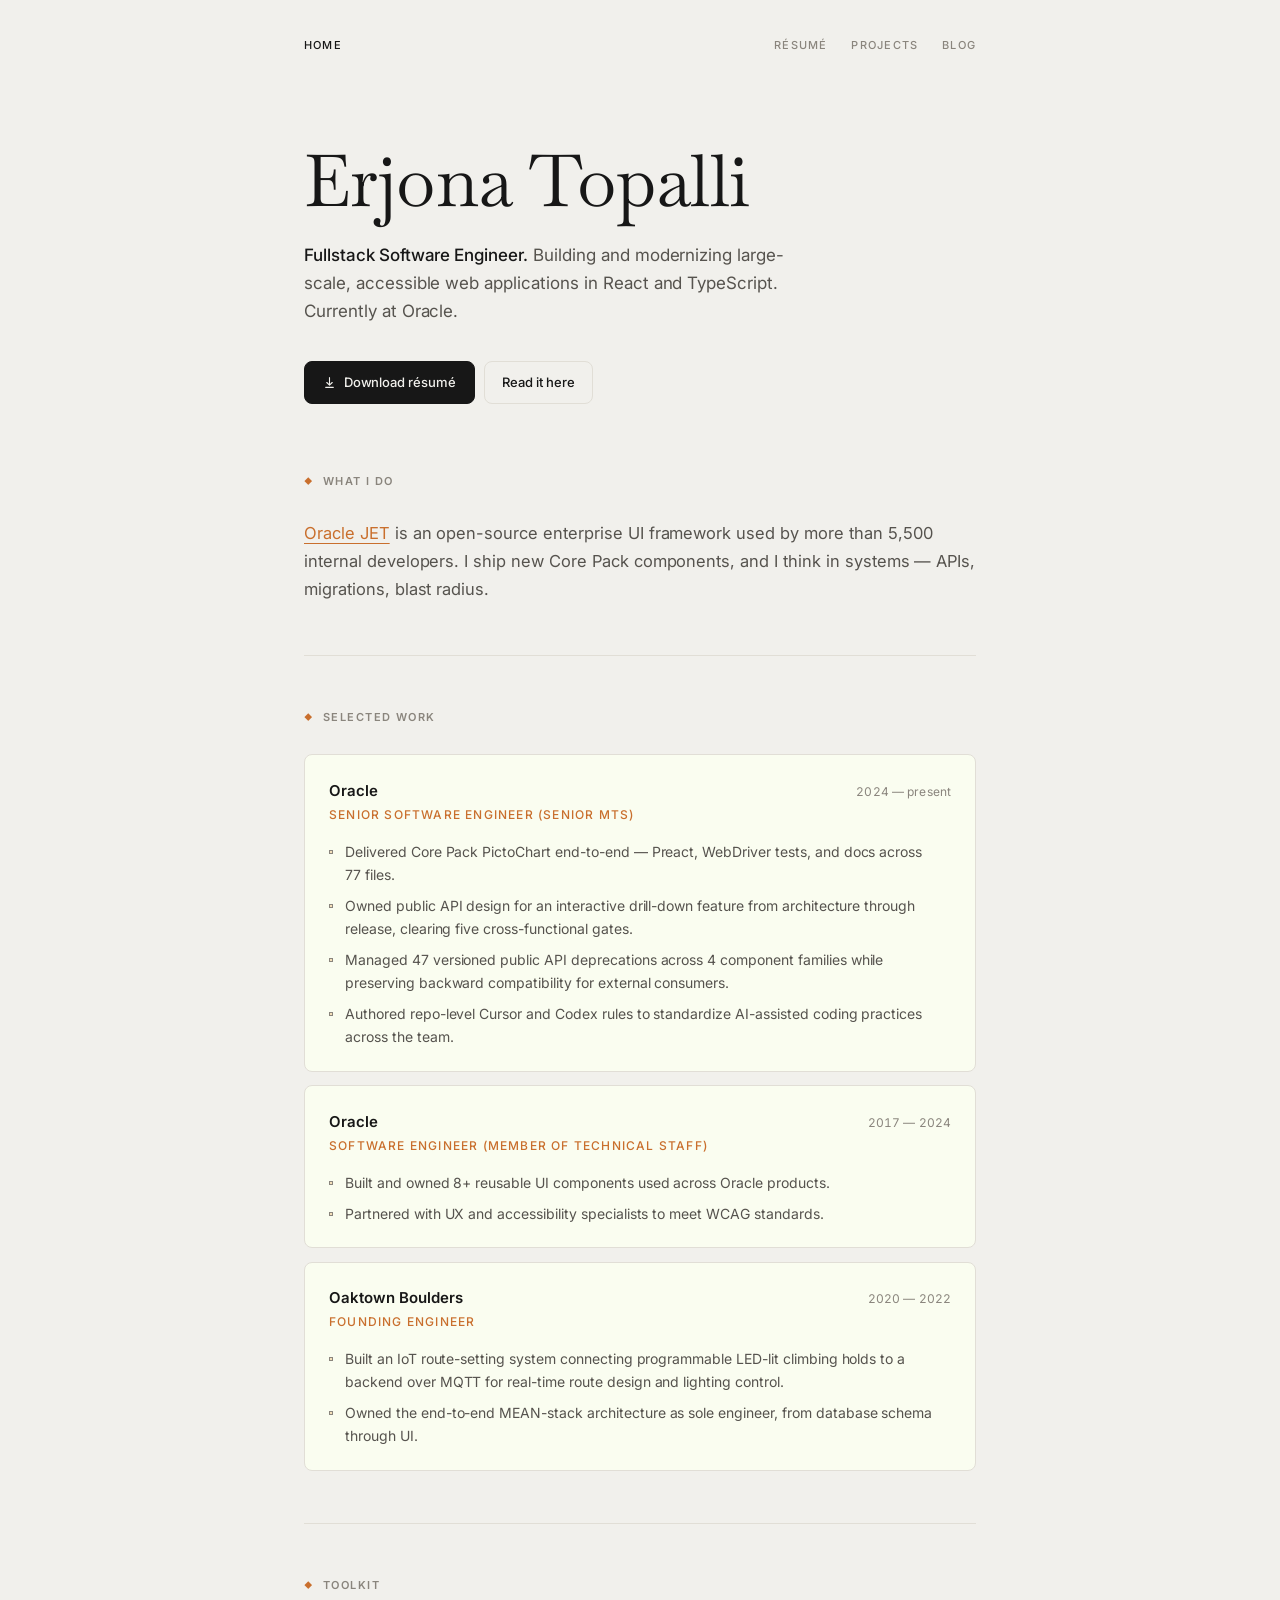
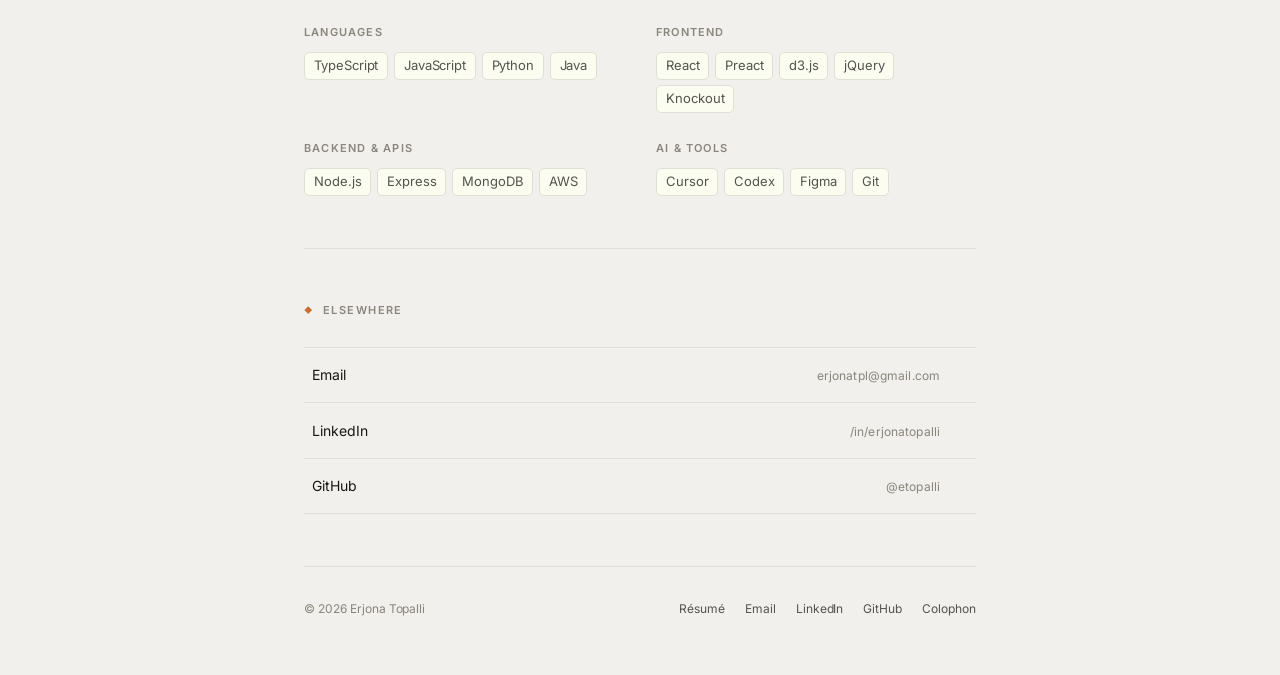
<file: index.html>
<!DOCTYPE html>
<html lang="en">
<head>
	<meta charset="utf-8">
	<meta name="viewport" content="width=device-width, initial-scale=1">
	<title>Erjona Topalli — Senior Full-Stack Software Engineer</title>
	<meta name="description" content="Erjona Topalli is a Fullstack Software Engineer building and modernizing large-scale, accessible web applications in React and TypeScript. Currently at Oracle.">
	<meta name="author" content="Erjona Topalli">

	<meta property="og:type" content="website">
	<meta property="og:title" content="Erjona Topalli — Senior Full-Stack Software Engineer">
	<meta property="og:description" content="Frontend architecture, API design, and AI-assisted development at Oracle.">
	<meta property="og:url" content="https://etopalli.github.io/">

	<link rel="canonical" href="https://etopalli.github.io/">
	<link rel="icon" href="data:image/svg+xml,<svg xmlns='http://www.w3.org/2000/svg' viewBox='0 0 100 100'><text y='.9em' font-size='90' font-family='Baskervville,Georgia,serif'>E</text></svg>">

	<link rel="preconnect" href="https://fonts.googleapis.com">
	<link rel="preconnect" href="https://fonts.gstatic.com" crossorigin>
	<link href="https://fonts.googleapis.com/css2?family=Baskervville:ital@0;1&family=Inter:wght@400;500;600&display=swap" rel="stylesheet">

	<link rel="stylesheet" href="/style/main.css">
</head>
<body>
	<div class="wrap">
		<nav class="site-nav">
			<a class="nav-link" href="/" aria-current="page">Home</a>
			<a class="nav-link" href="/resume.html">Résumé</a>
			<a class="nav-link" href="/projects.html">Projects</a>
			<a class="nav-link" href="/blog.html">Blog</a>
		</nav>

		<header class="hero">
			<h1>Erjona Topalli</h1>
			<p class="tagline">
				<strong>Fullstack Software Engineer.</strong> Building and modernizing
				large-scale, accessible web applications in React and TypeScript.
				Currently at Oracle.
			</p>
			<div class="actions">
				<a class="btn" href="/Topalli_Erjona_Sr_SWE.pdf" download>
					<svg viewBox="0 0 24 24" fill="none" stroke="currentColor" stroke-width="2" stroke-linecap="round" stroke-linejoin="round" aria-hidden="true">
						<path d="M12 3v12"></path>
						<path d="m7 12 5 5 5-5"></path>
						<path d="M5 21h14"></path>
					</svg>
					Download résumé
				</a>
				<a class="btn btn-ghost" href="/resume.html">Read it here</a>
			</div>
		</header>

		<main>
			<section>
				<p class="eyebrow">What I do</p>
				<div class="prose">
					<p>
						<a href="https://www.npmjs.com/package/@oracle/oraclejet">Oracle JET</a>
						is an open-source enterprise UI framework used by more than 5,500
						internal developers. I ship new Core Pack components, and I think in
						systems &mdash; APIs, migrations, blast radius.
					</p>
				</div>
			</section>

			<section>
				<p class="eyebrow">Selected work</p>

				<div class="entry">
					<div class="entry-head">
						<h3>Oracle</h3>
						<span class="meta">2024 — present</span>
					</div>
					<p class="role">Senior Software Engineer (Senior MTS)</p>
					<ul>
						<li>Delivered Core Pack PictoChart end-to-end &mdash; Preact, WebDriver tests, and docs across 77 files.</li>
						<li>Owned public API design for an interactive drill-down feature from architecture through release, clearing five cross-functional gates.</li>
						<li>Managed 47 versioned public API deprecations across 4 component families while preserving backward compatibility for external consumers.</li>
						<li>Authored repo-level Cursor and Codex rules to standardize AI-assisted coding practices across the team.</li>
					</ul>
				</div>

				<div class="entry">
					<div class="entry-head">
						<h3>Oracle</h3>
						<span class="meta">2017 — 2024</span>
					</div>
					<p class="role">Software Engineer (Member of Technical Staff)</p>
					<ul>
						<li>Built and owned 8+ reusable UI components used across Oracle products.</li>
						<li>Partnered with UX and accessibility specialists to meet WCAG standards.</li>
					</ul>
				</div>

				<div class="entry">
					<div class="entry-head">
						<h3>Oaktown Boulders</h3>
						<span class="meta">2020 — 2022</span>
					</div>
					<p class="role">Founding Engineer</p>
					<ul>
						<li>Built an IoT route-setting system connecting programmable LED-lit climbing holds to a backend over MQTT for real-time route design and lighting control.</li>
						<li>Owned the end-to-end MEAN-stack architecture as sole engineer, from database schema through UI.</li>
					</ul>
				</div>
			</section>

			<section>
				<p class="eyebrow">Toolkit</p>
				<dl class="skills">
					<div class="skill-group">
						<dt>Languages</dt>
						<dd>
							<ul class="chips">
								<li>TypeScript</li>
								<li>JavaScript</li>
								<li>Python</li>
								<li>Java</li>
							</ul>
						</dd>
					</div>
					<div class="skill-group">
						<dt>Frontend</dt>
						<dd>
							<ul class="chips">
								<li>React</li>
								<li>Preact</li>
								<li>d3.js</li>
								<li>jQuery</li>
								<li>Knockout</li>
							</ul>
						</dd>
					</div>
					<div class="skill-group">
						<dt>Backend &amp; APIs</dt>
						<dd>
							<ul class="chips">
								<li>Node.js</li>
								<li>Express</li>
								<li>MongoDB</li>
								<li>AWS</li>
							</ul>
						</dd>
					</div>
					<div class="skill-group">
						<dt>AI &amp; tools</dt>
						<dd>
							<ul class="chips">
								<li>Cursor</li>
								<li>Codex</li>
								<li>Figma</li>
								<li>Git</li>
							</ul>
						</dd>
					</div>
				</dl>
			</section>

			<section>
				<p class="eyebrow">Elsewhere</p>
				<ul class="link-list">
					<li>
						<a href="mailto:erjonatpl@gmail.com">
							<span class="title">Email</span>
							<span class="meta">erjonatpl@gmail.com</span>
							<span class="arrow" aria-hidden="true">&rarr;</span>
						</a>
					</li>
					<li>
						<a href="https://www.linkedin.com/in/erjonatopalli" rel="me">
							<span class="title">LinkedIn</span>
							<span class="meta">/in/erjonatopalli</span>
							<span class="arrow" aria-hidden="true">&rarr;</span>
						</a>
					</li>
					<li>
						<a href="https://github.com/etopalli" rel="me">
							<span class="title">GitHub</span>
							<span class="meta">@etopalli</span>
							<span class="arrow" aria-hidden="true">&rarr;</span>
						</a>
					</li>
				</ul>
			</section>
		</main>

		<footer class="site-footer">
			<span>© 2026 Erjona Topalli</span>
			<nav>
				<a href="/resume.html">Résumé</a>
				<a href="mailto:erjonatpl@gmail.com">Email</a>
				<a href="https://www.linkedin.com/in/erjonatopalli">LinkedIn</a>
				<a href="https://github.com/etopalli">GitHub</a>
				<a href="/colophon.html">Colophon</a>
			</nav>
		</footer>
	</div>
</body>
</html>
</file>
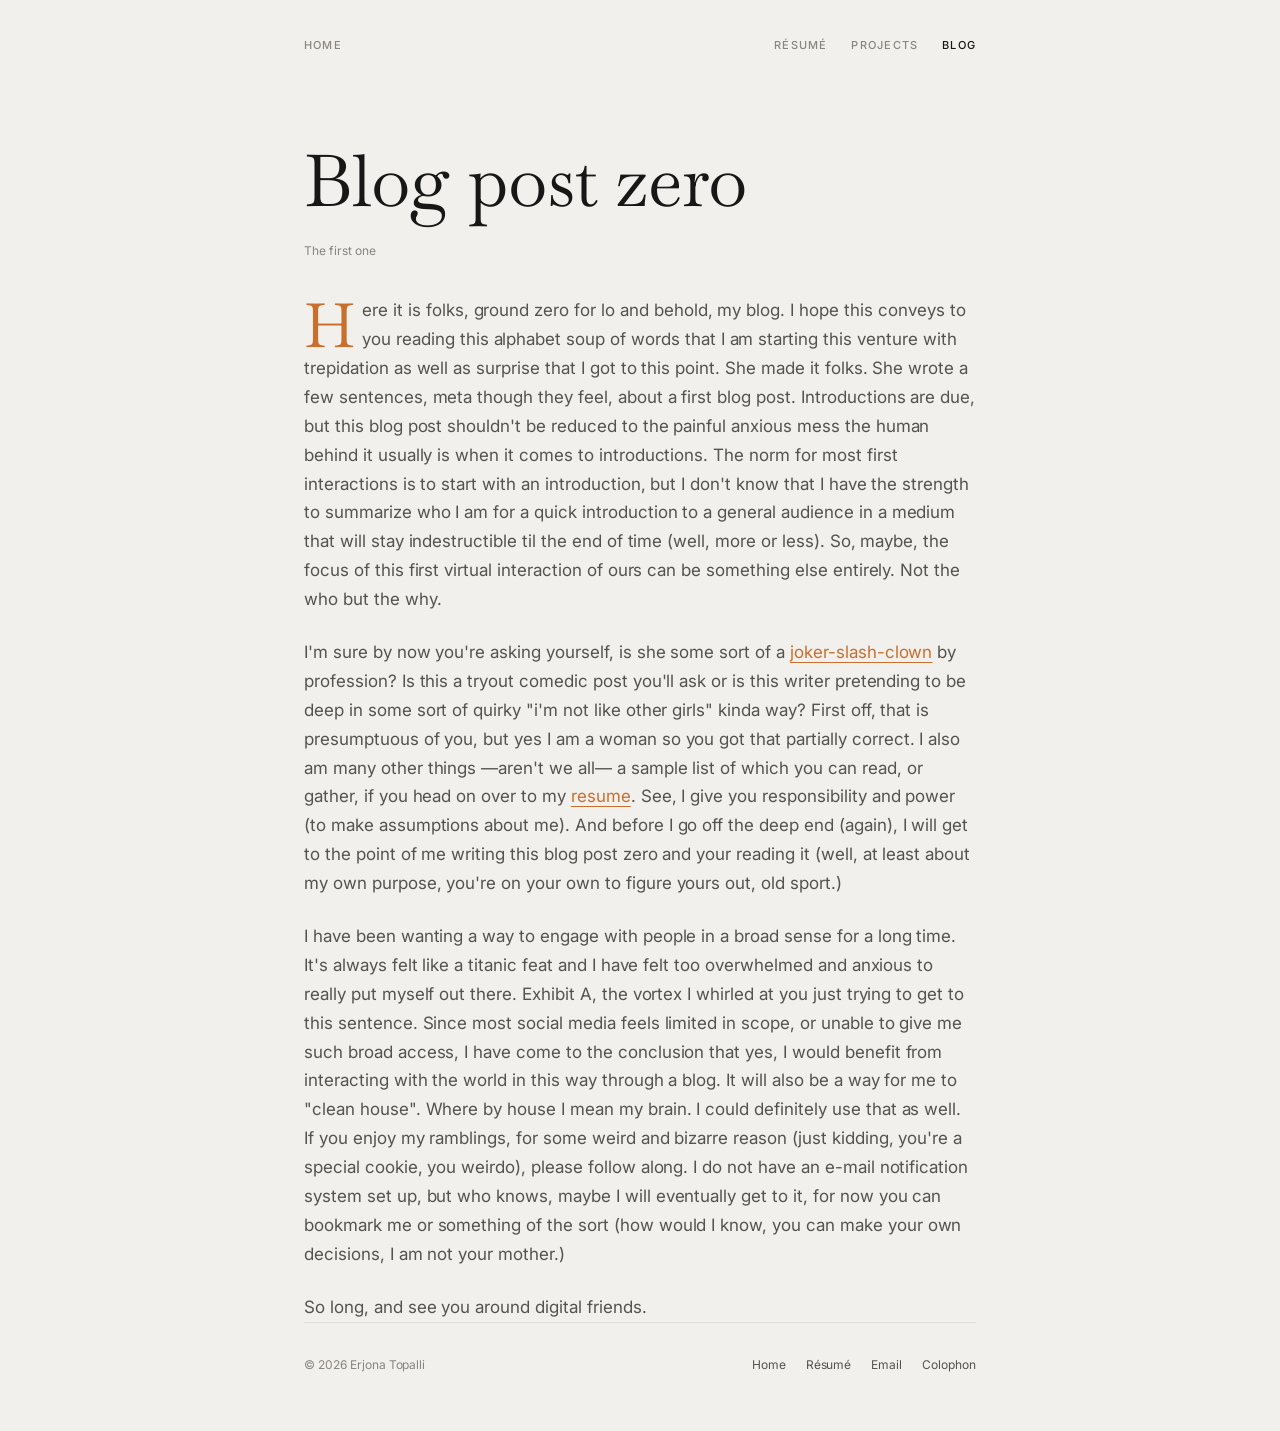
<file: blog.html>
<!DOCTYPE html>
<html lang="en">
<head>
	<meta charset="utf-8">
	<meta name="viewport" content="width=device-width, initial-scale=1">
	<title>Blog post zero — Erjona Topalli</title>
	<meta name="description" content="Ground zero for my blog — on the why rather than the who.">
	<meta name="author" content="Erjona Topalli">

	<meta property="og:type" content="article">
	<meta property="og:title" content="Blog post zero — Erjona Topalli">
	<meta property="og:description" content="Ground zero for my blog — on the why rather than the who.">
	<meta property="og:url" content="https://etopalli.github.io/blog.html">

	<link rel="canonical" href="https://etopalli.github.io/blog.html">
	<link rel="icon" href="data:image/svg+xml,<svg xmlns='http://www.w3.org/2000/svg' viewBox='0 0 100 100'><text y='.9em' font-size='90' font-family='Baskervville,Georgia,serif'>E</text></svg>">

	<link rel="preconnect" href="https://fonts.googleapis.com">
	<link rel="preconnect" href="https://fonts.gstatic.com" crossorigin>
	<link href="https://fonts.googleapis.com/css2?family=Baskervville:ital@0;1&family=Inter:wght@400;500;600&display=swap" rel="stylesheet">

	<link rel="stylesheet" href="/style/main.css">
</head>
<body>
	<div class="wrap">
		<nav class="site-nav">
			<a class="nav-link" href="/">Home</a>
			<a class="nav-link" href="/resume.html">Résumé</a>
			<a class="nav-link" href="/projects.html">Projects</a>
			<a class="nav-link" href="/blog.html" aria-current="page">Blog</a>
		</nav>

		<main>
			<article>
				<header class="hero">
					<h1>Blog post zero</h1>
					<p class="meta">The first one</p>
				</header>

				<div class="prose">
					<p>
						Here it is folks, ground zero for lo and behold, my blog. I hope this conveys
						to you reading this alphabet soup of words that I am starting this venture
						with trepidation as well as surprise that I got to this point. She made it
						folks. She wrote a few sentences, meta though they feel, about a first blog
						post. Introductions are due, but this blog post shouldn't be reduced to the
						painful anxious mess the human behind it usually is when it comes to
						introductions. The norm for most first interactions is to start with an
						introduction, but I don't know that I have the strength to summarize who I
						am for a quick introduction to a general audience in a medium that will stay
						indestructible til the end of time (well, more or less). So, maybe, the focus
						of this first virtual interaction of ours can be something else entirely. Not
						the who but the why.
					</p>
					<p>
						I'm sure by now you're asking yourself, is she some sort of a
						<a href="https://en.wikipedia.org/wiki/Jester">joker-slash-clown</a> by
						profession? Is this a tryout comedic post you'll ask or is this writer
						pretending to be deep in some sort of quirky "i'm not like other girls" kinda
						way? First off, that is presumptuous of you, but yes I am a woman so you got
						that partially correct. I also am many other things &mdash;aren't we all&mdash; a
						sample list of which you can read, or gather, if you head on over to my
						<a href="/resume.html">resume</a>. See, I give you responsibility and power (to
						make assumptions about me). And before I go off the deep end (again), I will
						get to the point of me writing this blog post zero and your reading it (well,
						at least about my own purpose, you're on your own to figure yours out, old
						sport.)
					</p>
					<p>
						I have been wanting a way to engage with people in a broad sense for a long
						time. It's always felt like a titanic feat and I have felt too overwhelmed and
						anxious to really put myself out there. Exhibit A, the vortex I whirled at you
						just trying to get to this sentence. Since most social media feels limited in
						scope, or unable to give me such broad access, I have come to the conclusion
						that yes, I would benefit from interacting with the world in this way through
						a blog. It will also be a way for me to "clean house". Where by house I mean
						my brain. I could definitely use that as well. If you enjoy my ramblings, for
						some weird and bizarre reason (just kidding, you're a special cookie, you
						weirdo), please follow along. I do not have an e-mail notification system set
						up, but who knows, maybe I will eventually get to it, for now you can bookmark
						me or something of the sort (how would I know, you can make your own
						decisions, I am not your mother.)
					</p>
					<p>So long, and see you around digital friends.</p>
				</div>
			</article>
		</main>

		<footer class="site-footer">
			<span>© 2026 Erjona Topalli</span>
			<nav>
				<a href="/">Home</a>
				<a href="/resume.html">Résumé</a>
				<a href="mailto:erjonatpl@gmail.com">Email</a>
				<a href="/colophon.html">Colophon</a>
			</nav>
		</footer>
	</div>
</body>
</html>
</file>
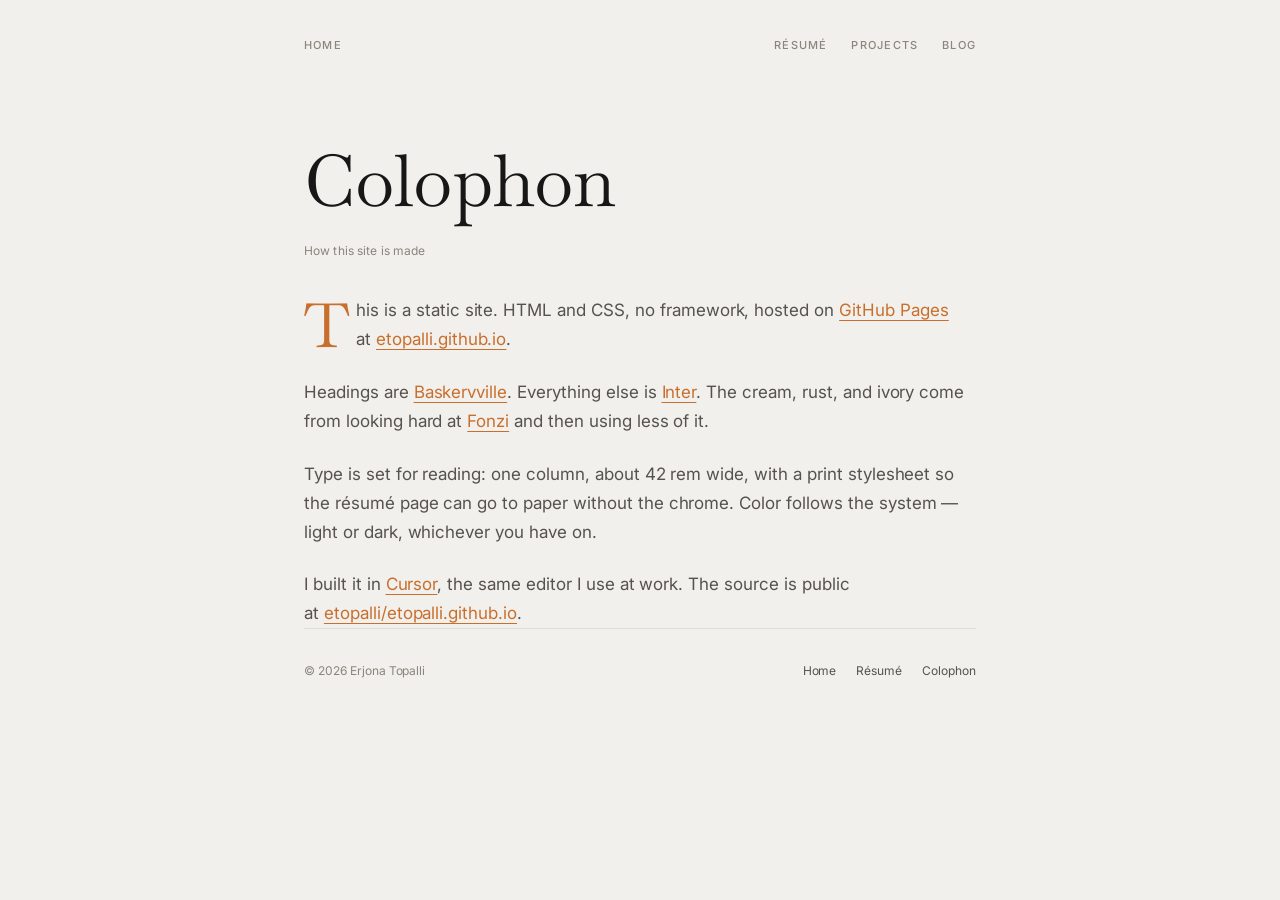
<file: colophon.html>
<!DOCTYPE html>
<html lang="en">
<head>
	<meta charset="utf-8">
	<meta name="viewport" content="width=device-width, initial-scale=1">
	<title>Colophon — Erjona Topalli</title>
	<meta name="description" content="How this site is made.">
	<meta name="author" content="Erjona Topalli">

	<meta property="og:type" content="website">
	<meta property="og:title" content="Colophon — Erjona Topalli">
	<meta property="og:description" content="How this site is made.">
	<meta property="og:url" content="https://etopalli.github.io/colophon.html">

	<link rel="canonical" href="https://etopalli.github.io/colophon.html">
	<link rel="icon" href="data:image/svg+xml,<svg xmlns='http://www.w3.org/2000/svg' viewBox='0 0 100 100'><text y='.9em' font-size='90' font-family='Baskervville,Georgia,serif'>E</text></svg>">

	<link rel="preconnect" href="https://fonts.googleapis.com">
	<link rel="preconnect" href="https://fonts.gstatic.com" crossorigin>
	<link href="https://fonts.googleapis.com/css2?family=Baskervville:ital@0;1&family=Inter:wght@400;500;600&display=swap" rel="stylesheet">

	<link rel="stylesheet" href="/style/main.css">
</head>
<body>
	<div class="wrap">
		<nav class="site-nav">
			<a class="nav-link" href="/">Home</a>
			<a class="nav-link" href="/resume.html">Résumé</a>
			<a class="nav-link" href="/projects.html">Projects</a>
			<a class="nav-link" href="/blog.html">Blog</a>
		</nav>

		<main>
			<article>
				<header class="hero">
					<h1>Colophon</h1>
					<p class="meta">How this site is made</p>
				</header>

				<div class="prose">
					<p>
						This is a static site. HTML and CSS, no framework, hosted on
						<a href="https://pages.github.com/">GitHub Pages</a> at
						<a href="https://etopalli.github.io/">etopalli.github.io</a>.
					</p>
					<p>
						Headings are
						<a href="https://fonts.google.com/specimen/Baskervville">Baskervville</a>.
						Everything else is
						<a href="https://rsms.me/inter/">Inter</a>. The cream, rust, and ivory
						come from looking hard at
						<a href="https://fonzi.ai/">Fonzi</a> and then using less of it.
					</p>
					<p>
						Type is set for reading: one column, about 42 rem wide, with a print
						stylesheet so the résumé page can go to paper without the chrome.
						Color follows the system &mdash; light or dark, whichever you have on.
					</p>
					<p>
						I built it in
						<a href="https://cursor.com/">Cursor</a>, the same editor I use at work.
						The source is public at
						<a href="https://github.com/etopalli/etopalli.github.io">etopalli/etopalli.github.io</a>.
					</p>
				</div>
			</article>
		</main>

		<footer class="site-footer">
			<span>© 2026 Erjona Topalli</span>
			<nav>
				<a href="/">Home</a>
				<a href="/resume.html">Résumé</a>
				<a href="/colophon.html" aria-current="page">Colophon</a>
			</nav>
		</footer>
	</div>
</body>
</html>
</file>
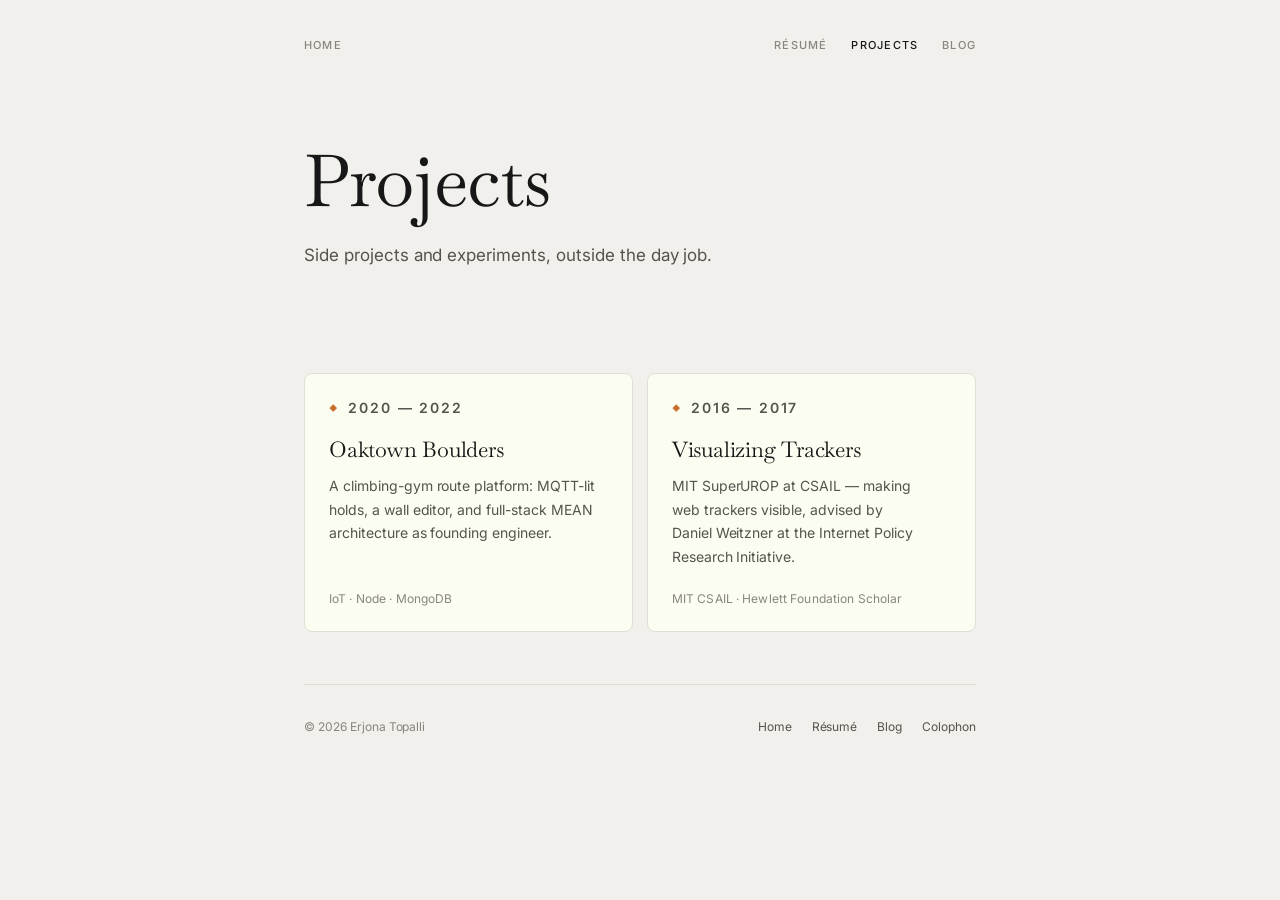
<file: playground.html>
<!DOCTYPE html>
<html lang="en">
<head>
	<meta charset="utf-8">
	<meta http-equiv="refresh" content="0; url=/projects.html">
	<title>Redirecting to Projects</title>
	<link rel="canonical" href="https://etopalli.github.io/projects.html">
</head>
<body>
	<p>Moved to <a href="/projects.html">Projects</a>.</p>
</body>
</html>
</file>
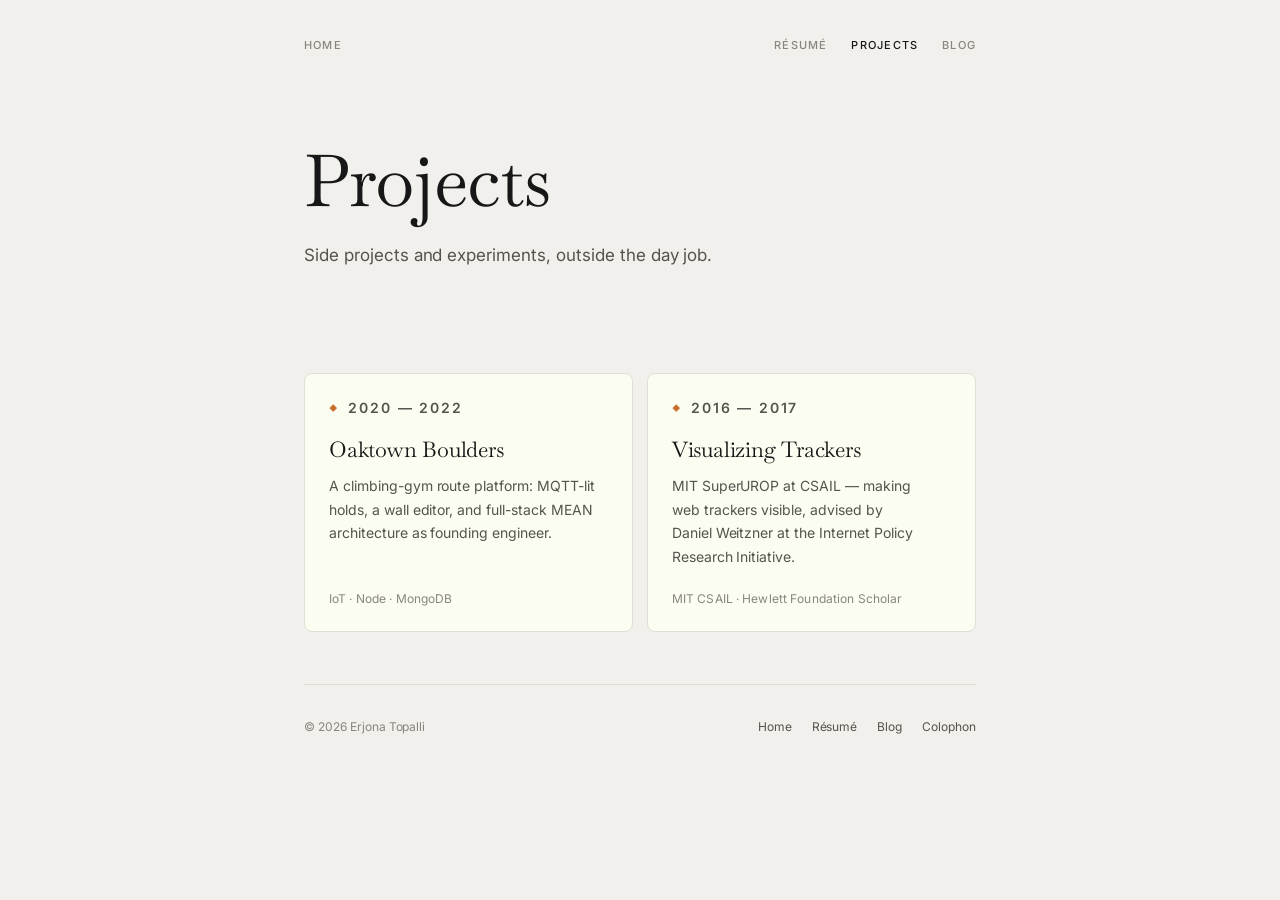
<file: projects.html>
<!DOCTYPE html>
<html lang="en">
<head>
	<meta charset="utf-8">
	<meta name="viewport" content="width=device-width, initial-scale=1">
	<title>Projects — Erjona Topalli</title>
	<meta name="description" content="Side projects and experiments by Erjona Topalli.">
	<meta name="author" content="Erjona Topalli">

	<meta property="og:type" content="website">
	<meta property="og:title" content="Projects — Erjona Topalli">
	<meta property="og:description" content="Side projects and experiments.">
	<meta property="og:url" content="https://etopalli.github.io/projects.html">

	<link rel="canonical" href="https://etopalli.github.io/projects.html">
	<link rel="icon" href="data:image/svg+xml,<svg xmlns='http://www.w3.org/2000/svg' viewBox='0 0 100 100'><text y='.9em' font-size='90' font-family='Baskervville,Georgia,serif'>E</text></svg>">

	<link rel="preconnect" href="https://fonts.googleapis.com">
	<link rel="preconnect" href="https://fonts.gstatic.com" crossorigin>
	<link href="https://fonts.googleapis.com/css2?family=Baskervville:ital@0;1&family=Inter:wght@400;500;600&display=swap" rel="stylesheet">

	<link rel="stylesheet" href="/style/main.css">
</head>
<body>
	<div class="wrap">
		<nav class="site-nav">
			<a class="nav-link" href="/">Home</a>
			<a class="nav-link" href="/resume.html">Résumé</a>
			<a class="nav-link" href="/projects.html" aria-current="page">Projects</a>
			<a class="nav-link" href="/blog.html">Blog</a>
		</nav>

		<header class="hero">
			<h1>Projects</h1>
			<p class="tagline">
				Side projects and experiments, outside the day job.
			</p>
		</header>

		<main>
			<section>
				<div class="projects">
					<article class="project">
						<p class="eyebrow">2020 — 2022</p>
						<h3>Oaktown Boulders</h3>
						<p>
							A climbing-gym route platform: MQTT-lit holds, a wall editor, and
							full-stack MEAN architecture as founding engineer.
						</p>
						<span class="meta">IoT · Node · MongoDB</span>
					</article>

					<article class="project">
						<p class="eyebrow">2016 — 2017</p>
						<h3>Visualizing Trackers</h3>
						<p>
							MIT SuperUROP at CSAIL &mdash; making web trackers visible, advised
							by Daniel Weitzner at the Internet Policy Research Initiative.
						</p>
						<span class="meta">MIT CSAIL · Hewlett Foundation Scholar</span>
					</article>
				</div>
			</section>
		</main>

		<footer class="site-footer">
			<span>© 2026 Erjona Topalli</span>
			<nav>
				<a href="/">Home</a>
				<a href="/resume.html">Résumé</a>
				<a href="/blog.html">Blog</a>
				<a href="/colophon.html">Colophon</a>
			</nav>
		</footer>
	</div>
</body>
</html>
</file>
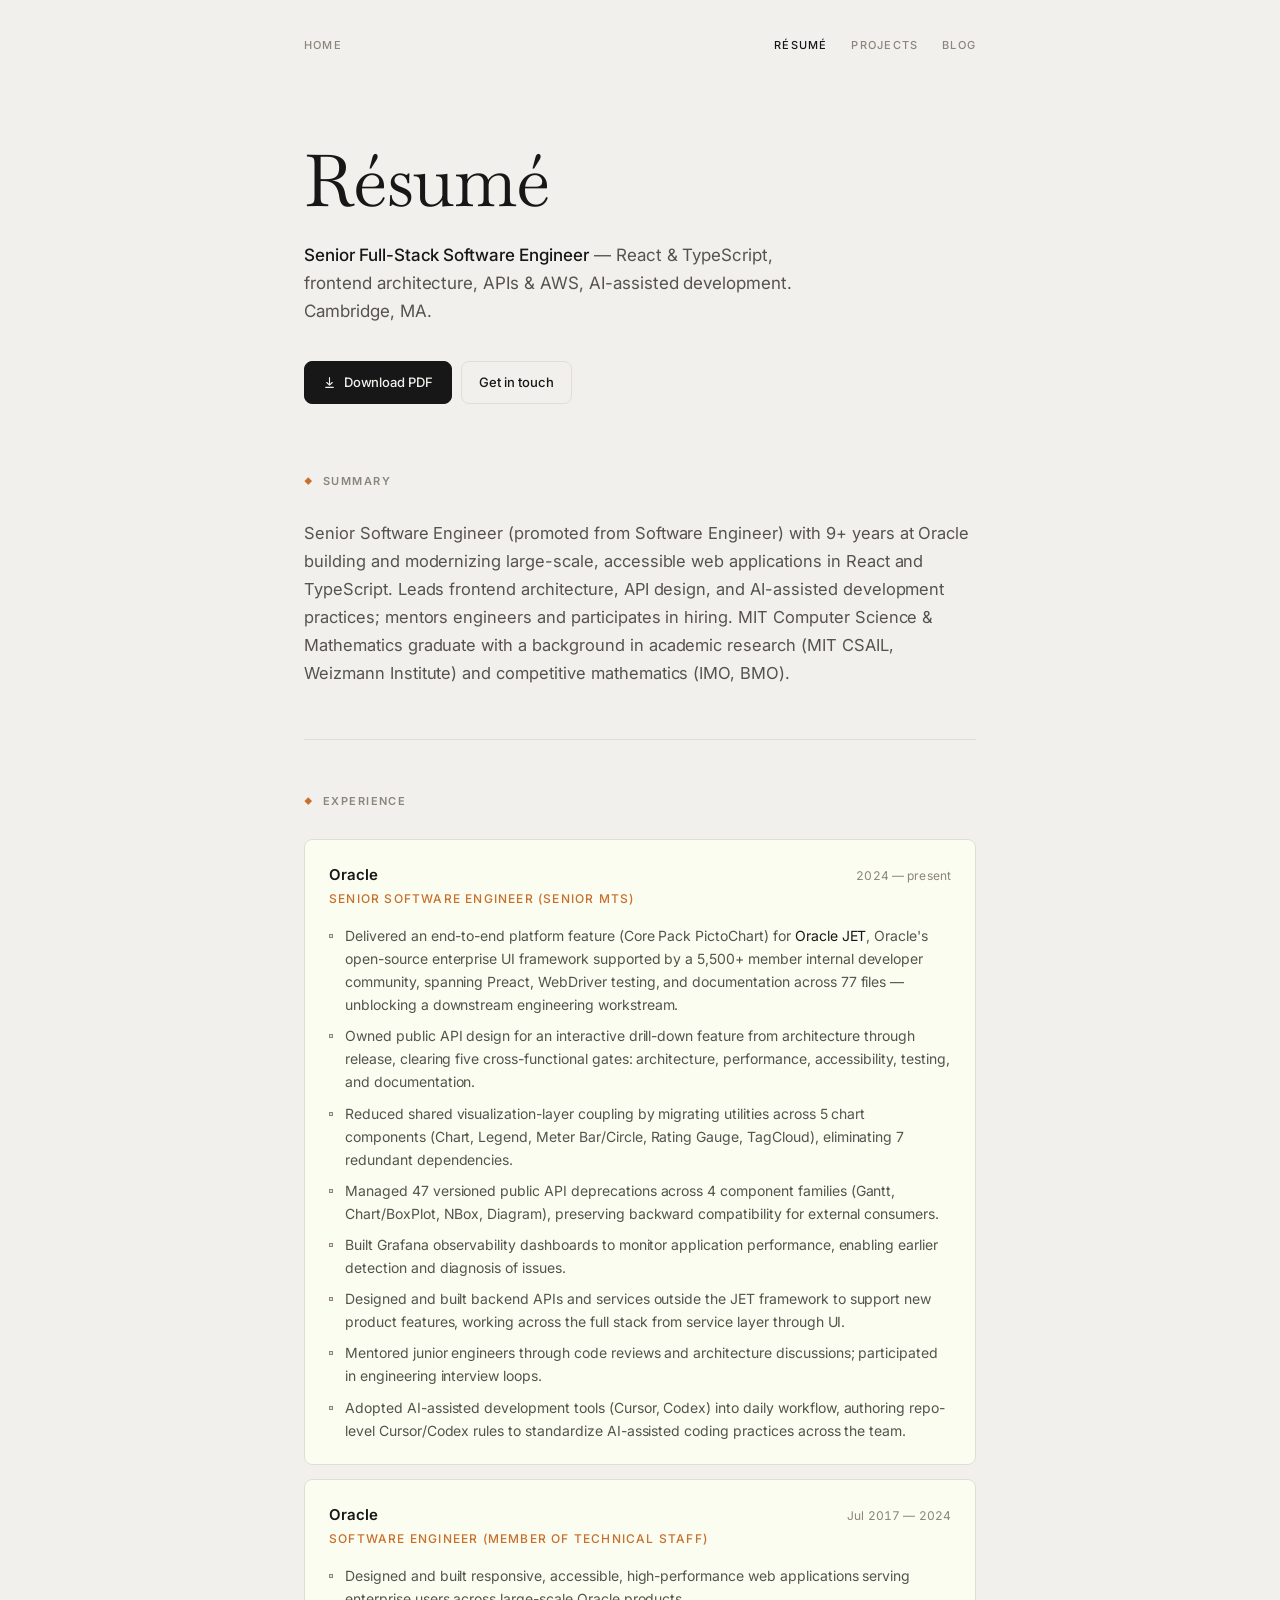
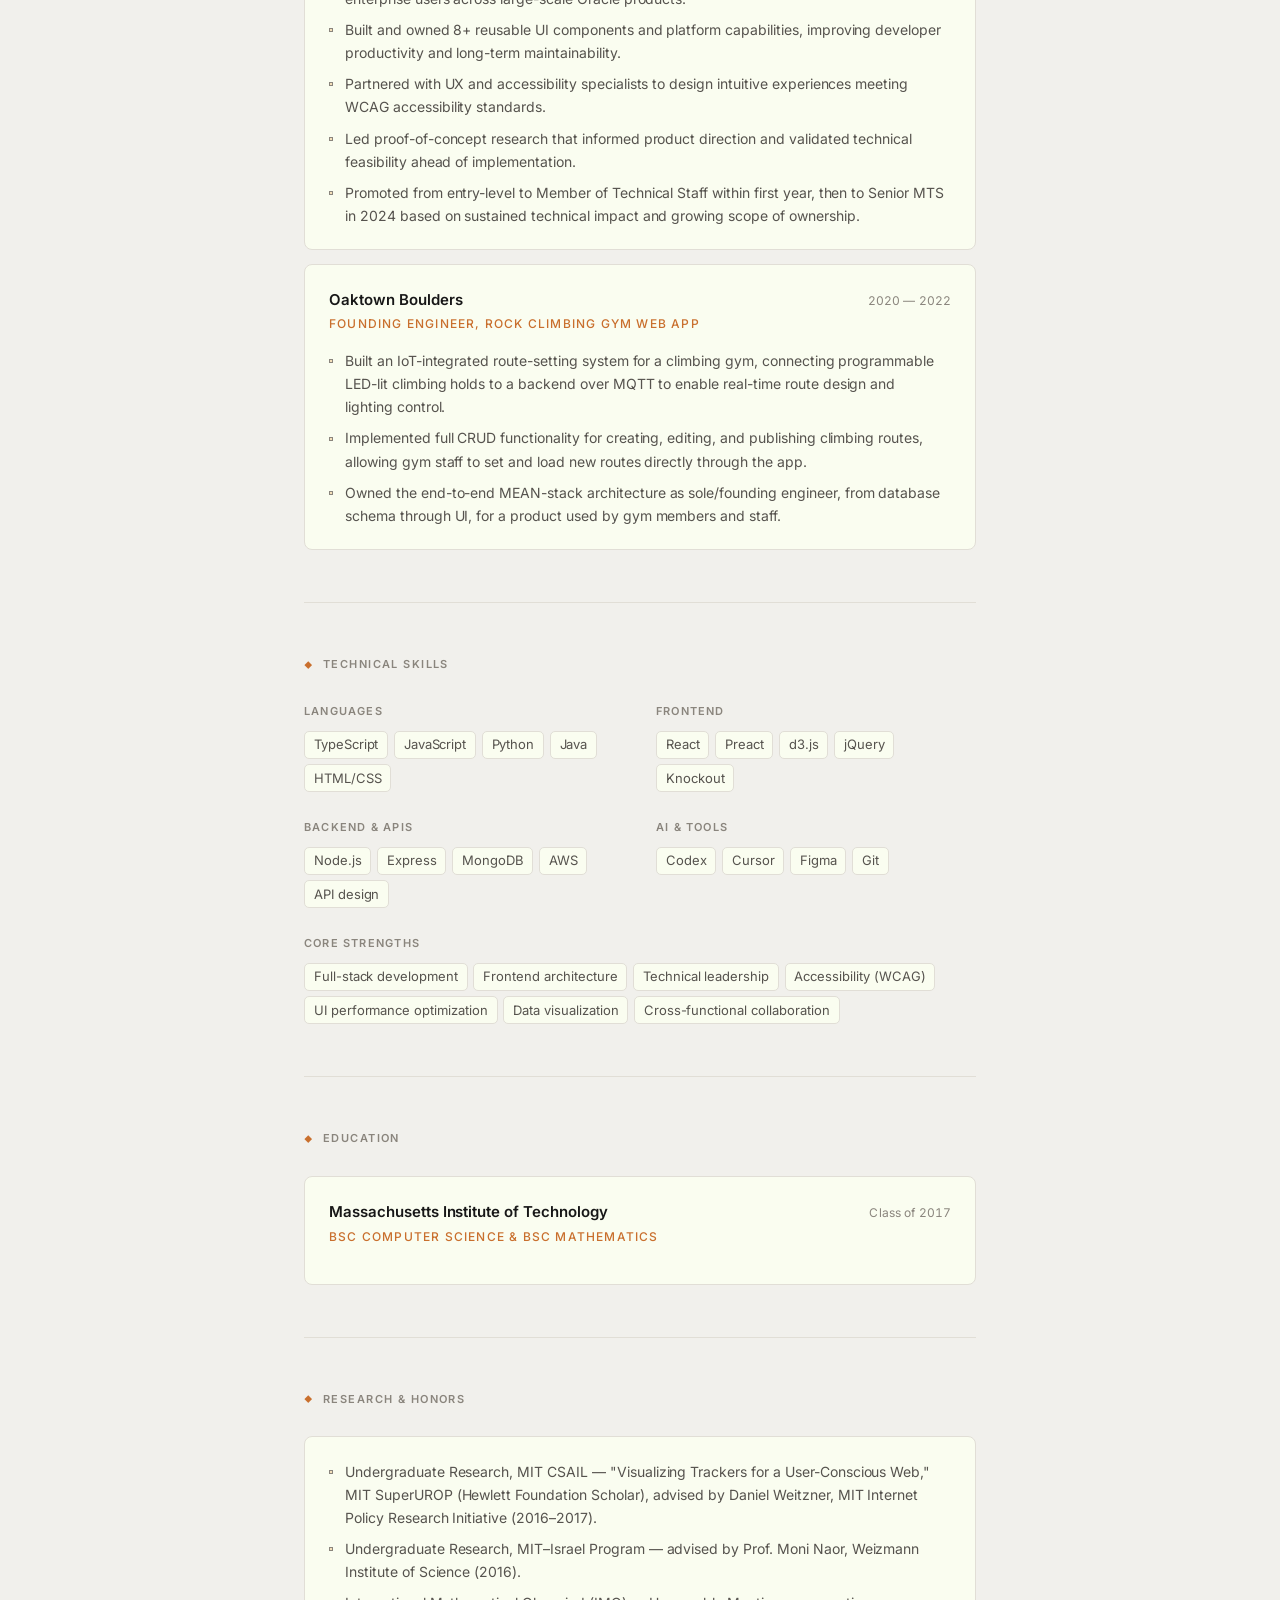
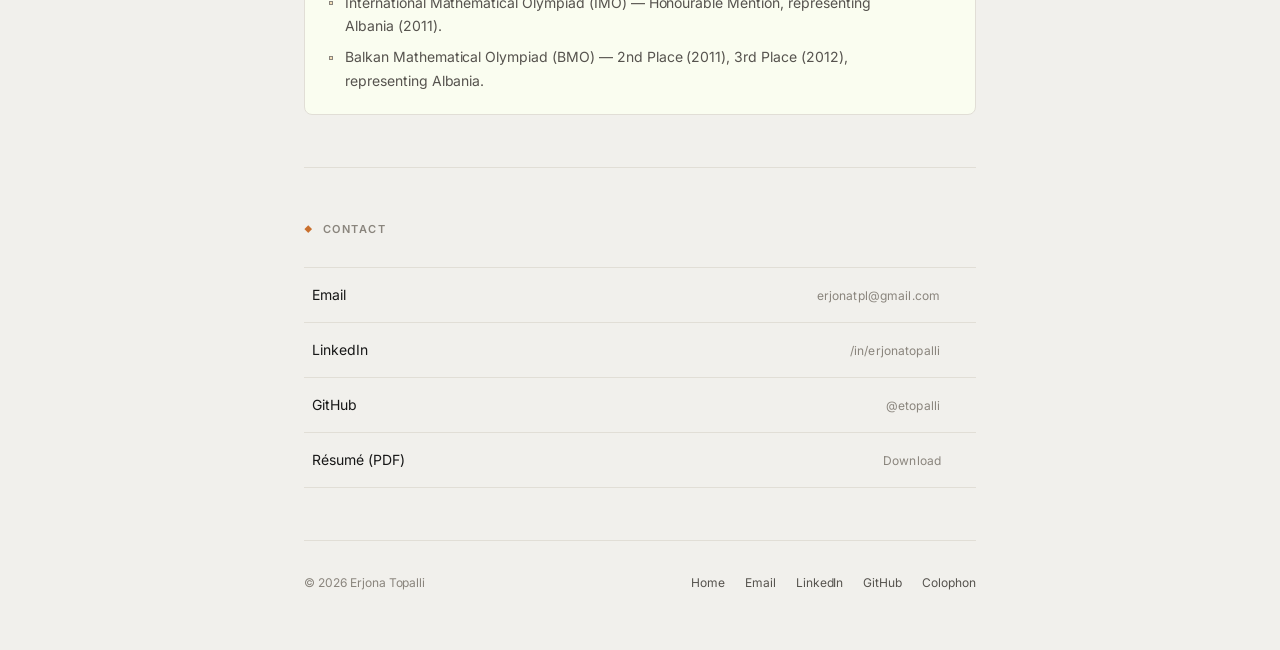
<file: resume.html>
<!DOCTYPE html>
<html lang="en">
<head>
	<meta charset="utf-8">
	<meta name="viewport" content="width=device-width, initial-scale=1">
	<title>Résumé — Erjona Topalli</title>
	<meta name="description" content="Résumé of Erjona Topalli, Senior Full-Stack Software Engineer: frontend architecture, API design, accessibility, and AI-assisted development at Oracle.">
	<meta name="author" content="Erjona Topalli">

	<meta property="og:type" content="profile">
	<meta property="og:title" content="Résumé — Erjona Topalli">
	<meta property="og:description" content="Senior Full-Stack Software Engineer — React, TypeScript, frontend architecture, APIs and AWS.">
	<meta property="og:url" content="https://etopalli.github.io/resume.html">

	<link rel="canonical" href="https://etopalli.github.io/resume.html">
	<link rel="icon" href="data:image/svg+xml,<svg xmlns='http://www.w3.org/2000/svg' viewBox='0 0 100 100'><text y='.9em' font-size='90' font-family='Baskervville,Georgia,serif'>E</text></svg>">

	<link rel="preconnect" href="https://fonts.googleapis.com">
	<link rel="preconnect" href="https://fonts.gstatic.com" crossorigin>
	<link href="https://fonts.googleapis.com/css2?family=Baskervville:ital@0;1&family=Inter:wght@400;500;600&display=swap" rel="stylesheet">

	<link rel="stylesheet" href="/style/main.css">
</head>
<body>
	<div class="wrap">
		<nav class="site-nav">
			<a class="nav-link" href="/">Home</a>
			<a class="nav-link" href="/resume.html" aria-current="page">Résumé</a>
			<a class="nav-link" href="/projects.html">Projects</a>
			<a class="nav-link" href="/blog.html">Blog</a>
		</nav>

		<header class="hero">
			<h1>Résumé</h1>
			<p class="tagline">
				<strong>Senior Full-Stack Software Engineer</strong> &mdash; React &amp; TypeScript,
				frontend architecture, APIs &amp; AWS, AI-assisted development. Cambridge, MA.
			</p>
			<div class="actions">
				<a class="btn" href="/Topalli_Erjona_Sr_SWE.pdf" download>
					<svg viewBox="0 0 24 24" fill="none" stroke="currentColor" stroke-width="2" stroke-linecap="round" stroke-linejoin="round" aria-hidden="true">
						<path d="M12 3v12"></path>
						<path d="m7 12 5 5 5-5"></path>
						<path d="M5 21h14"></path>
					</svg>
					Download PDF
				</a>
				<a class="btn btn-ghost" href="mailto:erjonatpl@gmail.com">Get in touch</a>
			</div>
		</header>

		<main>
			<section>
				<p class="eyebrow">Summary</p>
				<div class="prose">
					<p>
						Senior Software Engineer (promoted from Software Engineer) with 9+ years at
						Oracle building and modernizing large-scale, accessible web applications in
						React and TypeScript. Leads frontend architecture, API design, and
						AI-assisted development practices; mentors engineers and participates in
						hiring. MIT Computer Science &amp; Mathematics graduate with a background in
						academic research (MIT CSAIL, Weizmann Institute) and competitive
						mathematics (IMO, BMO).
					</p>
				</div>
			</section>

			<section>
				<p class="eyebrow">Experience</p>

				<div class="entry">
					<div class="entry-head">
						<h3>Oracle</h3>
						<span class="meta">2024 — present</span>
					</div>
					<p class="role">Senior Software Engineer (Senior MTS)</p>
					<ul>
						<li>Delivered an end-to-end platform feature (Core Pack PictoChart) for <a href="https://www.npmjs.com/package/@oracle/oraclejet">Oracle JET</a>, Oracle's open-source enterprise UI framework supported by a 5,500+ member internal developer community, spanning Preact, WebDriver testing, and documentation across 77 files &mdash; unblocking a downstream engineering workstream.</li>
						<li>Owned public API design for an interactive drill-down feature from architecture through release, clearing five cross-functional gates: architecture, performance, accessibility, testing, and documentation.</li>
						<li>Reduced shared visualization-layer coupling by migrating utilities across 5 chart components (Chart, Legend, Meter Bar/Circle, Rating Gauge, TagCloud), eliminating 7 redundant dependencies.</li>
						<li>Managed 47 versioned public API deprecations across 4 component families (Gantt, Chart/BoxPlot, NBox, Diagram), preserving backward compatibility for external consumers.</li>
						<li>Built Grafana observability dashboards to monitor application performance, enabling earlier detection and diagnosis of issues.</li>
						<li>Designed and built backend APIs and services outside the JET framework to support new product features, working across the full stack from service layer through UI.</li>
						<li>Mentored junior engineers through code reviews and architecture discussions; participated in engineering interview loops.</li>
						<li>Adopted AI-assisted development tools (Cursor, Codex) into daily workflow, authoring repo-level Cursor/Codex rules to standardize AI-assisted coding practices across the team.</li>
					</ul>
				</div>

				<div class="entry">
					<div class="entry-head">
						<h3>Oracle</h3>
						<span class="meta">Jul 2017 — 2024</span>
					</div>
					<p class="role">Software Engineer (Member of Technical Staff)</p>
					<ul>
						<li>Designed and built responsive, accessible, high-performance web applications serving enterprise users across large-scale Oracle products.</li>
						<li>Built and owned 8+ reusable UI components and platform capabilities, improving developer productivity and long-term maintainability.</li>
						<li>Partnered with UX and accessibility specialists to design intuitive experiences meeting WCAG accessibility standards.</li>
						<li>Led proof-of-concept research that informed product direction and validated technical feasibility ahead of implementation.</li>
						<li>Promoted from entry-level to Member of Technical Staff within first year, then to Senior MTS in 2024 based on sustained technical impact and growing scope of ownership.</li>
					</ul>
				</div>

				<div class="entry">
					<div class="entry-head">
						<h3>Oaktown Boulders</h3>
						<span class="meta">2020 — 2022</span>
					</div>
					<p class="role">Founding Engineer, Rock Climbing Gym Web App</p>
					<ul>
						<li>Built an IoT-integrated route-setting system for a climbing gym, connecting programmable LED-lit climbing holds to a backend over MQTT to enable real-time route design and lighting control.</li>
						<li>Implemented full CRUD functionality for creating, editing, and publishing climbing routes, allowing gym staff to set and load new routes directly through the app.</li>
						<li>Owned the end-to-end MEAN-stack architecture as sole/founding engineer, from database schema through UI, for a product used by gym members and staff.</li>
					</ul>
				</div>
			</section>

			<section>
				<p class="eyebrow">Technical skills</p>
				<dl class="skills">
					<div class="skill-group">
						<dt>Languages</dt>
						<dd>
							<ul class="chips">
								<li>TypeScript</li>
								<li>JavaScript</li>
								<li>Python</li>
								<li>Java</li>
								<li>HTML/CSS</li>
							</ul>
						</dd>
					</div>
					<div class="skill-group">
						<dt>Frontend</dt>
						<dd>
							<ul class="chips">
								<li>React</li>
								<li>Preact</li>
								<li>d3.js</li>
								<li>jQuery</li>
								<li>Knockout</li>
							</ul>
						</dd>
					</div>
					<div class="skill-group">
						<dt>Backend &amp; APIs</dt>
						<dd>
							<ul class="chips">
								<li>Node.js</li>
								<li>Express</li>
								<li>MongoDB</li>
								<li>AWS</li>
								<li>API design</li>
							</ul>
						</dd>
					</div>
					<div class="skill-group">
						<dt>AI &amp; tools</dt>
						<dd>
							<ul class="chips">
								<li>Codex</li>
								<li>Cursor</li>
								<li>Figma</li>
								<li>Git</li>
							</ul>
						</dd>
					</div>
					<div class="skill-group skill-group--wide">
						<dt>Core strengths</dt>
						<dd>
							<ul class="chips">
								<li>Full-stack development</li>
								<li>Frontend architecture</li>
								<li>Technical leadership</li>
								<li>Accessibility (WCAG)</li>
								<li>UI performance optimization</li>
								<li>Data visualization</li>
								<li>Cross-functional collaboration</li>
							</ul>
						</dd>
					</div>
				</dl>
			</section>

			<section>
				<p class="eyebrow">Education</p>
				<div class="entry">
					<div class="entry-head">
						<h3>Massachusetts Institute of Technology</h3>
						<span class="meta">Class of 2017</span>
					</div>
					<p class="role">BSc Computer Science &amp; BSc Mathematics</p>
				</div>
			</section>

			<section>
				<p class="eyebrow">Research &amp; honors</p>
				<div class="entry">
					<ul>
						<li>Undergraduate Research, MIT CSAIL &mdash; "Visualizing Trackers for a User-Conscious Web," MIT SuperUROP (Hewlett Foundation Scholar), advised by Daniel Weitzner, MIT Internet Policy Research Initiative (2016&ndash;2017).</li>
						<li>Undergraduate Research, MIT&ndash;Israel Program &mdash; advised by Prof. Moni Naor, Weizmann Institute of Science (2016).</li>
						<li>International Mathematical Olympiad (IMO) &mdash; Honourable Mention, representing Albania (2011).</li>
						<li>Balkan Mathematical Olympiad (BMO) &mdash; 2nd Place (2011), 3rd Place (2012), representing Albania.</li>
					</ul>
				</div>
			</section>

			<section>
				<p class="eyebrow">Contact</p>
				<ul class="link-list">
					<li>
						<a href="mailto:erjonatpl@gmail.com">
							<span class="title">Email</span>
							<span class="meta">erjonatpl@gmail.com</span>
							<span class="arrow" aria-hidden="true">&rarr;</span>
						</a>
					</li>
					<li>
						<a href="https://www.linkedin.com/in/erjonatopalli" rel="me">
							<span class="title">LinkedIn</span>
							<span class="meta">/in/erjonatopalli</span>
							<span class="arrow" aria-hidden="true">&rarr;</span>
						</a>
					</li>
					<li>
						<a href="https://github.com/etopalli" rel="me">
							<span class="title">GitHub</span>
							<span class="meta">@etopalli</span>
							<span class="arrow" aria-hidden="true">&rarr;</span>
						</a>
					</li>
					<li>
						<a href="/Topalli_Erjona_Sr_SWE.pdf" download>
							<span class="title">Résumé (PDF)</span>
							<span class="meta">Download</span>
							<span class="arrow" aria-hidden="true">&darr;</span>
						</a>
					</li>
				</ul>
			</section>
		</main>

		<footer class="site-footer">
			<span>© 2026 Erjona Topalli</span>
			<nav>
				<a href="/">Home</a>
				<a href="mailto:erjonatpl@gmail.com">Email</a>
				<a href="https://www.linkedin.com/in/erjonatopalli">LinkedIn</a>
				<a href="https://github.com/etopalli">GitHub</a>
				<a href="/colophon.html">Colophon</a>
			</nav>
		</footer>
	</div>
</body>
</html>
</file>
<file: style/main.css>
/* ---------------------------------------------------------------
   etopalli.github.io — personal site
   --------------------------------------------------------------- */

:root {
    --serif: "Baskervville", ui-serif, Georgia, "Times New Roman", serif;
    --sans: "Inter", -apple-system, BlinkMacSystemFont, "Segoe UI", Helvetica,
        Arial, sans-serif;

    --bg: #f1f0ec;
    --surface: #fafdf0;
    --text: #171717;
    --muted: #56534e;
    --faint: #8a857d;
    --line: #e1ded6;
    --accent: #c96f2d;
    --sand: #f4e0ba;
    --on-accent: #fffaf3;

    --measure: 42rem;
    --radius: 8px;
}

@media (prefers-color-scheme: dark) {
    :root {
        --bg: #131210;
        --surface: #1c1b17;
        --text: #f1f0ec;
        --muted: #aaa49b;
        --faint: #7c766d;
        --line: #2b2924;
        --accent: #e0894a;
        --sand: #5c4a2c;
        --on-accent: #1a1409;
    }
}

*,
*::before,
*::after {
    box-sizing: border-box;
}

html {
    -webkit-text-size-adjust: 100%;
    scroll-behavior: smooth;
}

body {
    margin: 0;
    padding: 0 1.75rem;
    background: var(--bg);
    color: var(--text);
    font-family: var(--sans);
    font-size: 16.5px;
    line-height: 1.7;
    letter-spacing: -0.002em;
    -webkit-font-smoothing: antialiased;
    text-rendering: optimizeLegibility;
}

.wrap {
    width: 100%;
    max-width: var(--measure);
    margin: 0 auto;
}

::selection {
    background: var(--accent);
    color: var(--on-accent);
}

/* --- links ---------------------------------------------------- */

a {
    color: var(--text);
    text-decoration: none;
    text-underline-offset: 0.22em;
    transition: color 0.18s ease, text-decoration-color 0.18s ease,
        background 0.18s ease, border-color 0.18s ease;
}

a:hover {
    color: var(--accent);
}

.prose a {
    color: var(--accent);
    text-decoration: underline;
    text-decoration-thickness: 1px;
    text-decoration-color: var(--accent);
}

.prose a:hover {
    color: var(--text);
    text-decoration-color: var(--text);
}

:focus-visible {
    outline: 2px solid var(--accent);
    outline-offset: 3px;
    border-radius: 2px;
}

/* --- nav ------------------------------------------------------ */

.site-nav {
    display: flex;
    align-items: baseline;
    gap: 1.5rem;
    padding: 2.25rem 0 0;
}

.site-nav .nav-link:first-child {
    margin-right: auto;
}

.site-nav .nav-link {
    font-size: 0.6875rem;
    font-weight: 500;
    letter-spacing: 0.11em;
    text-transform: uppercase;
    color: var(--faint);
}

.site-nav .nav-link:hover {
    color: var(--text);
}

.site-nav .nav-link[aria-current="page"] {
    color: var(--text);
}

/* --- hero ----------------------------------------------------- */

.hero {
    padding: 5.5rem 0 1rem;
}

.hero h1 {
    font-family: var(--serif);
    font-size: clamp(3rem, 9.5vw, 4.5rem);
    font-weight: 400;
    line-height: 1.06;
    letter-spacing: -0.012em;
    margin: 0 0 1.35rem;
}

.hero .tagline {
    font-size: 1.0625rem;
    line-height: 1.65;
    color: var(--muted);
    margin: 0 0 2.25rem;
    max-width: 31rem;
    text-wrap: pretty;
}

.hero .tagline strong {
    color: var(--text);
    font-weight: 500;
}

/* --- headings & text ------------------------------------------ */

h2 {
    font-family: var(--serif);
    font-size: 2rem;
    font-weight: 400;
    letter-spacing: -0.008em;
    line-height: 1.15;
    margin: 0 0 1.25rem;
}

h3 {
    font-size: 0.9375rem;
    font-weight: 600;
    margin: 0;
}

p {
    margin: 0 0 1.2rem;
    text-wrap: pretty;
}

.prose {
    color: var(--muted);
}

.prose p {
    margin-bottom: 1.5rem;
}

.prose p:last-child {
    margin-bottom: 0;
}

/* section label: orange glyph + letterspaced caps */

.eyebrow {
    display: flex;
    align-items: center;
    gap: 0.6rem;
    font-size: 0.6875rem;
    font-weight: 600;
    letter-spacing: 0.13em;
    text-transform: uppercase;
    color: var(--faint);
    margin: 0 0 1.75rem;
}

.eyebrow::before {
    content: "\25C6"; /* ◆ */
    color: var(--accent);
    font-size: 0.5rem;
    line-height: 1;
}

.meta {
    font-size: 0.75rem;
    color: var(--faint);
    font-variant-numeric: tabular-nums;
    letter-spacing: 0.01em;
}

/* --- sections ------------------------------------------------- */

section {
    padding: 3.25rem 0;
    border-top: 1px solid var(--line);
}

section:first-of-type {
    border-top: 0;
}

/* --- buttons -------------------------------------------------- */

.actions {
    display: flex;
    flex-wrap: wrap;
    gap: 0.55rem;
    align-items: center;
}

.btn {
    display: inline-flex;
    align-items: center;
    gap: 0.5rem;
    padding: 0.8rem 1.1rem;
    border: 1px solid var(--text);
    border-radius: var(--radius);
    background: var(--text);
    color: var(--bg);
    font-size: 0.8125rem;
    font-weight: 500;
    line-height: 1.2;
    transition: background 0.18s ease, color 0.18s ease,
        border-color 0.18s ease, transform 0.18s ease;
}

.btn:hover {
    background: var(--accent);
    border-color: var(--accent);
    color: var(--on-accent);
    transform: translateY(-1px);
}

.btn:active {
    transform: none;
}

.btn svg {
    width: 13px;
    height: 13px;
    flex: none;
    transition: transform 0.18s ease;
}

.btn:hover svg {
    transform: translateY(2px);
}

.btn-ghost {
    background: transparent;
    color: var(--text);
    border-color: var(--line);
}

.btn-ghost:hover {
    background: var(--surface);
    border-color: var(--accent);
    color: var(--accent);
}

.btn-ghost:hover svg {
    transform: none;
}

/* --- entry cards ---------------------------------------------- */

.entry {
    background: var(--surface);
    border: 1px solid var(--line);
    border-radius: var(--radius);
    padding: 1.4rem 1.5rem;
    margin-bottom: 0.85rem;
    transition: border-color 0.18s ease;
}

.entry:last-child {
    margin-bottom: 0;
}

.entry:hover {
    border-color: var(--accent);
}

.entry-head {
    display: flex;
    flex-wrap: wrap;
    gap: 0.15rem 1rem;
    align-items: baseline;
    margin-bottom: 0.1rem;
}

.entry-head h3 {
    margin-right: auto;
}

.entry .role {
    font-size: 0.75rem;
    font-weight: 500;
    letter-spacing: 0.1em;
    text-transform: uppercase;
    color: var(--accent);
    margin: 0 0 0.9rem;
}

.entry ul {
    margin: 0;
    padding: 0;
    list-style: none;
    color: var(--muted);
}

.entry ul li {
    position: relative;
    padding-left: 1rem;
    margin-bottom: 0.5rem;
    font-size: 0.875rem;
    line-height: 1.65;
    text-wrap: pretty;
}

.entry ul li:last-child {
    margin-bottom: 0;
}

.entry ul li::before {
    content: "";
    position: absolute;
    left: 0;
    top: 0.72em;
    width: 4px;
    height: 4px;
    background: var(--sand);
    border: 1px solid var(--faint);
}

/* --- accent CTA card ----------------------------------------- */

.cta {
    background: var(--accent);
    border-radius: var(--radius);
    padding: 2rem 1.75rem;
    color: var(--on-accent);
}

.cta .eyebrow {
    color: var(--on-accent);
    opacity: 0.75;
    margin-bottom: 1rem;
}

.cta .eyebrow::before {
    color: var(--on-accent);
}

.cta h2 {
    color: var(--on-accent);
    margin-bottom: 0.6rem;
}

.cta p {
    color: var(--on-accent);
    opacity: 0.85;
    font-size: 0.9375rem;
    max-width: 26rem;
    margin-bottom: 1.5rem;
}

.cta .btn {
    background: var(--on-accent);
    border-color: var(--on-accent);
    color: var(--accent);
}

.cta .btn:hover {
    background: var(--text);
    border-color: var(--text);
    color: var(--on-accent);
    transform: translateY(-1px);
}

/* --- skills --------------------------------------------------- */

.skills {
    display: grid;
    grid-template-columns: repeat(auto-fit, minmax(14rem, 1fr));
    gap: 1.6rem 2rem;
    margin: 0;
}

.skill-group--wide {
    grid-column: 1 / -1;
}

.skill-group dt {
    font-size: 0.6875rem;
    font-weight: 600;
    letter-spacing: 0.11em;
    text-transform: uppercase;
    color: var(--faint);
    margin-bottom: 0.65rem;
}

.skill-group dd {
    margin: 0;
}

.chips {
    display: flex;
    flex-wrap: wrap;
    gap: 0.35rem;
    margin: 0;
    padding: 0;
    list-style: none;
}

.chips li {
    font-size: 0.8125rem;
    line-height: 1.5;
    padding: 0.2rem 0.55rem;
    background: var(--surface);
    border: 1px solid var(--line);
    border-radius: 5px;
    color: var(--muted);
    transition: border-color 0.18s ease, color 0.18s ease;
}

.chips li:hover {
    border-color: var(--accent);
    color: var(--text);
}

/* --- ledger rows (contact / links) ---------------------------- */

.link-list {
    margin: 0;
    padding: 0;
    list-style: none;
    border-top: 1px solid var(--line);
}

.link-list li {
    border-bottom: 1px solid var(--line);
}

.link-list a {
    display: flex;
    flex-wrap: wrap;
    gap: 0.1rem 1rem;
    align-items: baseline;
    padding: 0.95rem 0.5rem;
}

.link-list a:hover {
    background: var(--surface);
}

.link-list a .title {
    margin-right: auto;
    font-size: 0.875rem;
}

.link-list a .arrow {
    color: var(--faint);
    font-size: 0.8125rem;
    opacity: 0;
    transform: translateX(-4px);
    transition: opacity 0.18s ease, transform 0.18s ease;
}

.link-list a:hover .arrow {
    color: var(--accent);
    opacity: 1;
    transform: none;
}

/* --- article -------------------------------------------------- */

article h1 {
    font-family: var(--serif);
    font-size: clamp(2.25rem, 7vw, 3.25rem);
    font-weight: 400;
    line-height: 1.1;
    letter-spacing: -0.012em;
    margin: 0 0 0.85rem;
}

article .prose {
    font-size: 1.0625rem;
}

article .prose p:first-of-type::first-letter {
    font-family: var(--serif);
    font-size: 3.6em;
    line-height: 0.84;
    float: left;
    padding: 0.06em 0.1em 0 0;
    color: var(--accent);
}

/* --- projects ----------------------------------------------- */

.projects {
    display: grid;
    grid-template-columns: repeat(2, minmax(0, 1fr));
    gap: 0.85rem;
}

.project {
    display: flex;
    flex-direction: column;
    min-height: 14rem;
    padding: 1.4rem 1.5rem 1.35rem;
    background: var(--surface);
    border: 1px solid var(--line);
    border-radius: var(--radius);
    text-decoration: none;
    color: inherit;
    transition: border-color 0.18s ease, transform 0.18s ease;
}

a.project:hover {
    border-color: var(--accent);
    color: inherit;
    transform: translateY(-2px);
}

.project .eyebrow {
    margin-bottom: 1.1rem;
}

.project h3 {
    font-family: var(--serif);
    font-size: 1.35rem;
    font-weight: 400;
    letter-spacing: -0.01em;
    line-height: 1.2;
    margin: 0 0 0.65rem;
}

.project p {
    margin: 0;
    font-size: 0.875rem;
    color: var(--muted);
    text-wrap: pretty;
}

.project .meta {
    margin-top: auto;
    padding-top: 1.25rem;
}

/* --- footer --------------------------------------------------- */

.site-footer {
    border-top: 1px solid var(--line);
    padding: 2rem 0 3.5rem;
    display: flex;
    flex-wrap: wrap;
    gap: 0.5rem 1.5rem;
    align-items: baseline;
    font-size: 0.75rem;
    color: var(--faint);
}

.site-footer nav {
    display: flex;
    gap: 1.25rem;
    margin-left: auto;
}

.site-footer a {
    color: var(--muted);
}

.site-footer a:hover {
    color: var(--accent);
}

/* --- entrance ------------------------------------------------- */
/* Scoped to no-preference so content is never hidden if
   animations don't run. */

@media (prefers-reduced-motion: no-preference) {
    @keyframes rise {
        from {
            opacity: 0;
            transform: translateY(10px);
        }
        to {
            opacity: 1;
            transform: none;
        }
    }

    .site-nav,
    .hero h1,
    .hero .tagline,
    .hero .actions,
    main > section {
        animation: rise 0.7s cubic-bezier(0.22, 1, 0.36, 1) backwards;
    }

    .site-nav {
        animation-delay: 0.02s;
    }
    .hero h1 {
        animation-delay: 0.08s;
    }
    .hero .tagline {
        animation-delay: 0.16s;
    }
    .hero .actions {
        animation-delay: 0.24s;
    }
    main > section {
        animation-delay: 0.3s;
    }
}

/* --- small screens -------------------------------------------- */

@media (max-width: 34rem) {
    body {
        padding: 0 1.25rem;
    }

    .hero {
        padding-top: 4rem;
    }

    .site-nav {
        gap: 1.1rem;
    }

    section {
        padding: 2.75rem 0;
    }

    .entry,
    .cta,
    .project {
        padding: 1.25rem 1.15rem;
    }

    .projects {
        grid-template-columns: 1fr;
    }
}

/* --- print ---------------------------------------------------- */

@media print {
    .site-nav,
    .site-footer,
    .actions,
    .cta {
        display: none;
    }

    body {
        font-size: 11pt;
        background: #fff;
        color: #000;
        padding: 0;
    }

    .hero {
        padding: 0 0 1rem;
    }

    section {
        padding: 0.85rem 0;
        break-inside: avoid;
    }

    .entry {
        background: none;
        border-color: #ccc;
        break-inside: avoid;
    }
}
</file>
